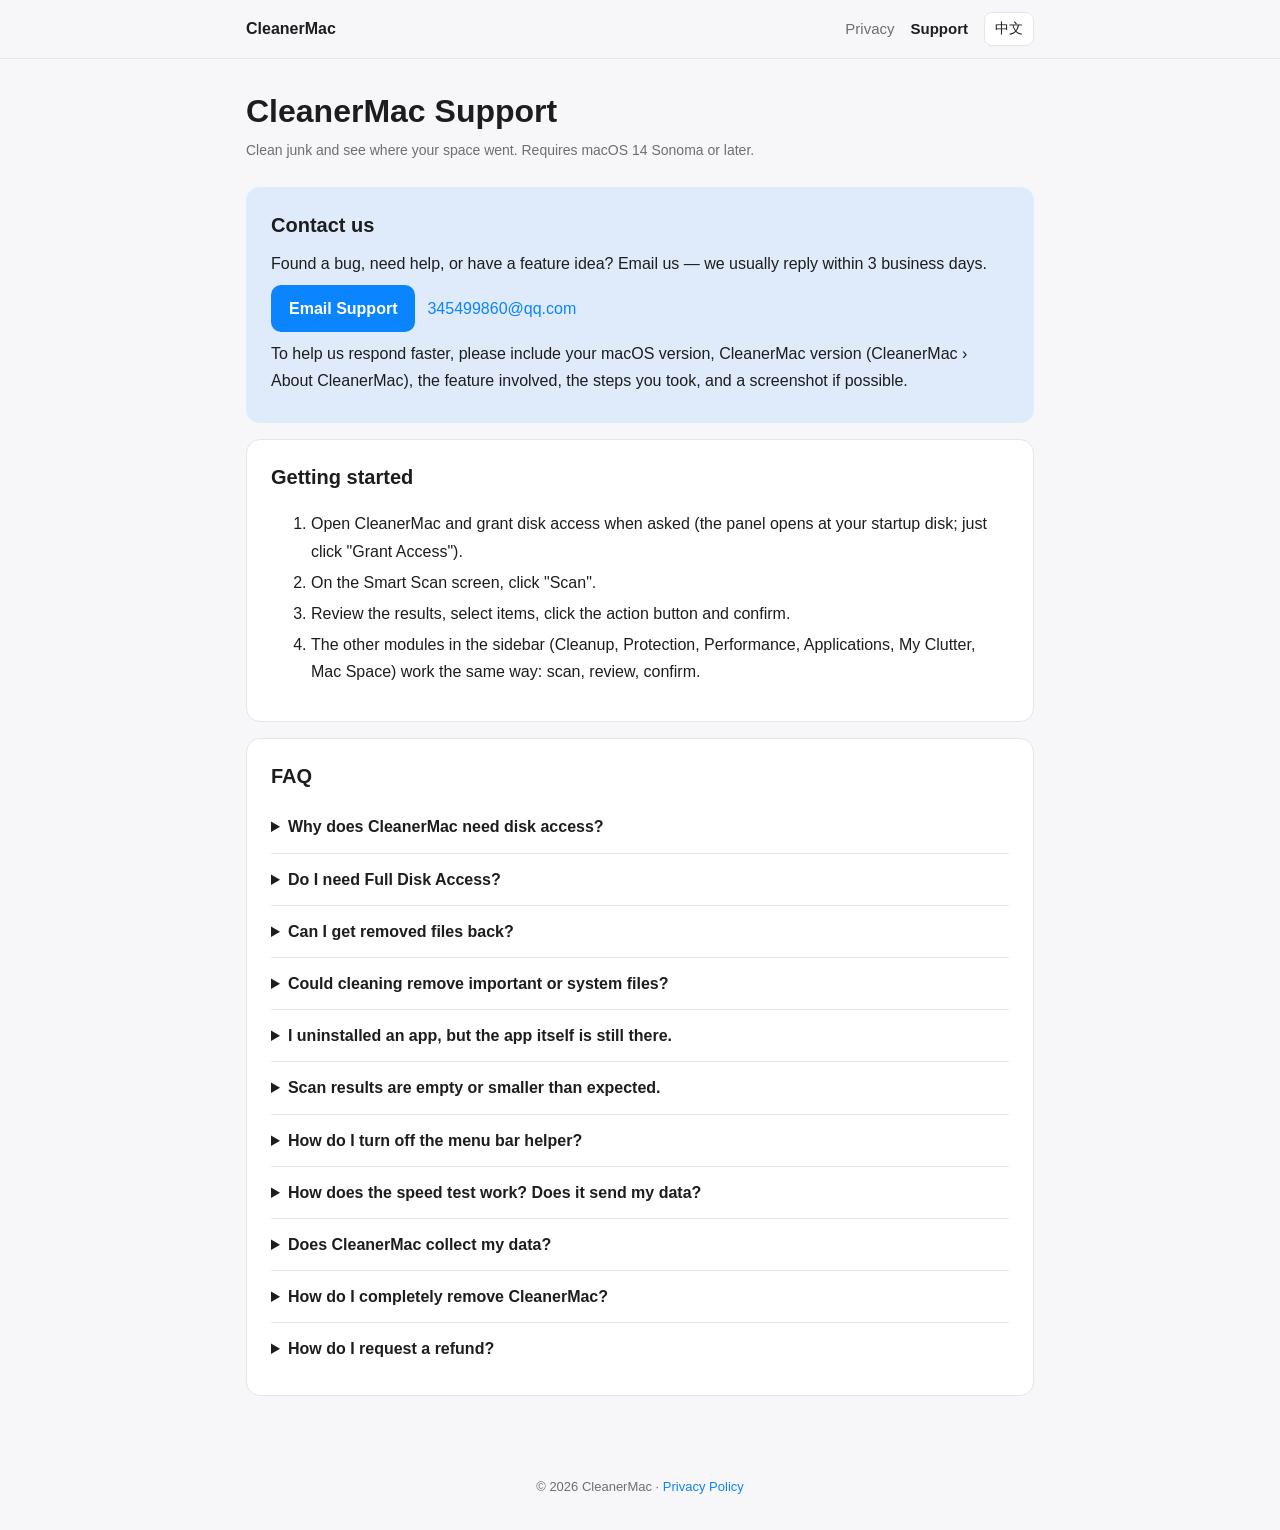
<file: index.html>
<!doctype html>
<html lang="en">
<head>
<meta charset="utf-8">
<meta name="viewport" content="width=device-width, initial-scale=1">
<title>CleanerMac</title>
<meta http-equiv="refresh" content="0; url=support.html">
<link rel="canonical" href="support.html">
</head>
<body><a href="support.html">CleanerMac Support</a></body>
</html>
</file>
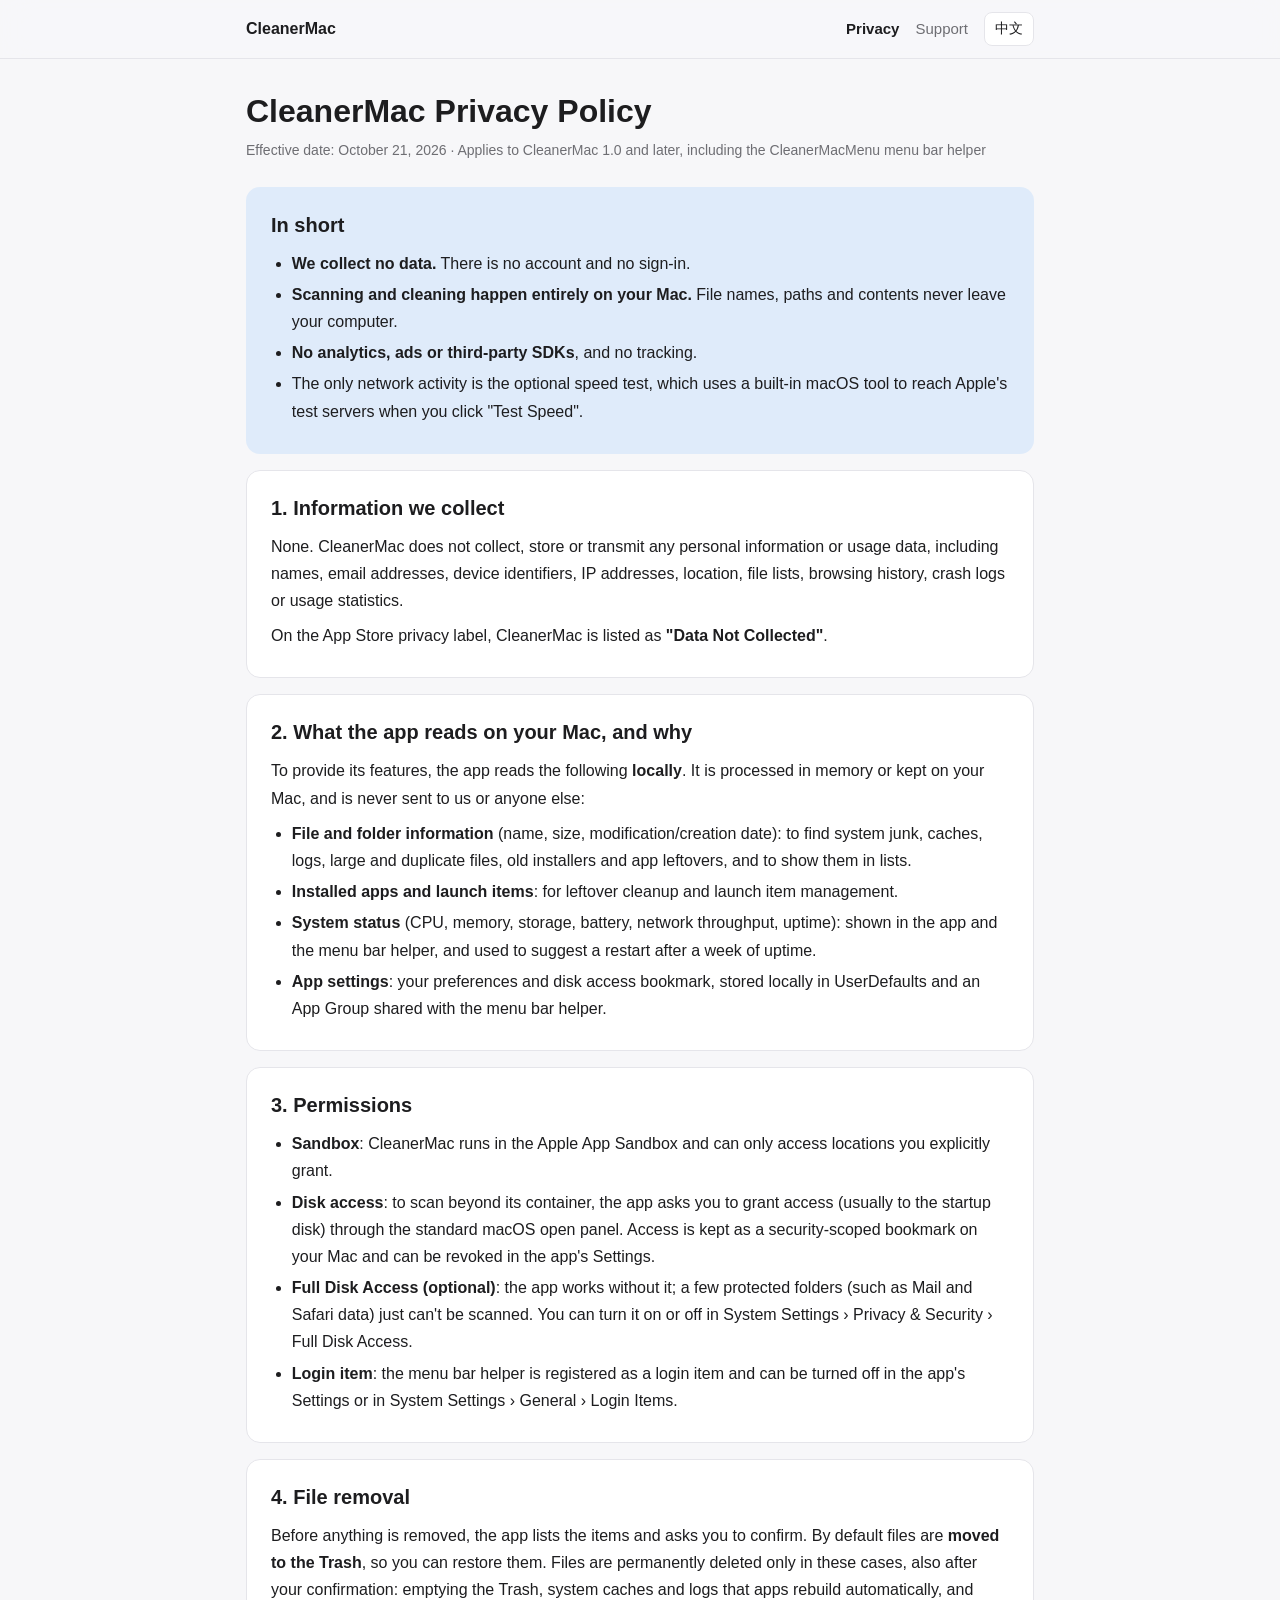
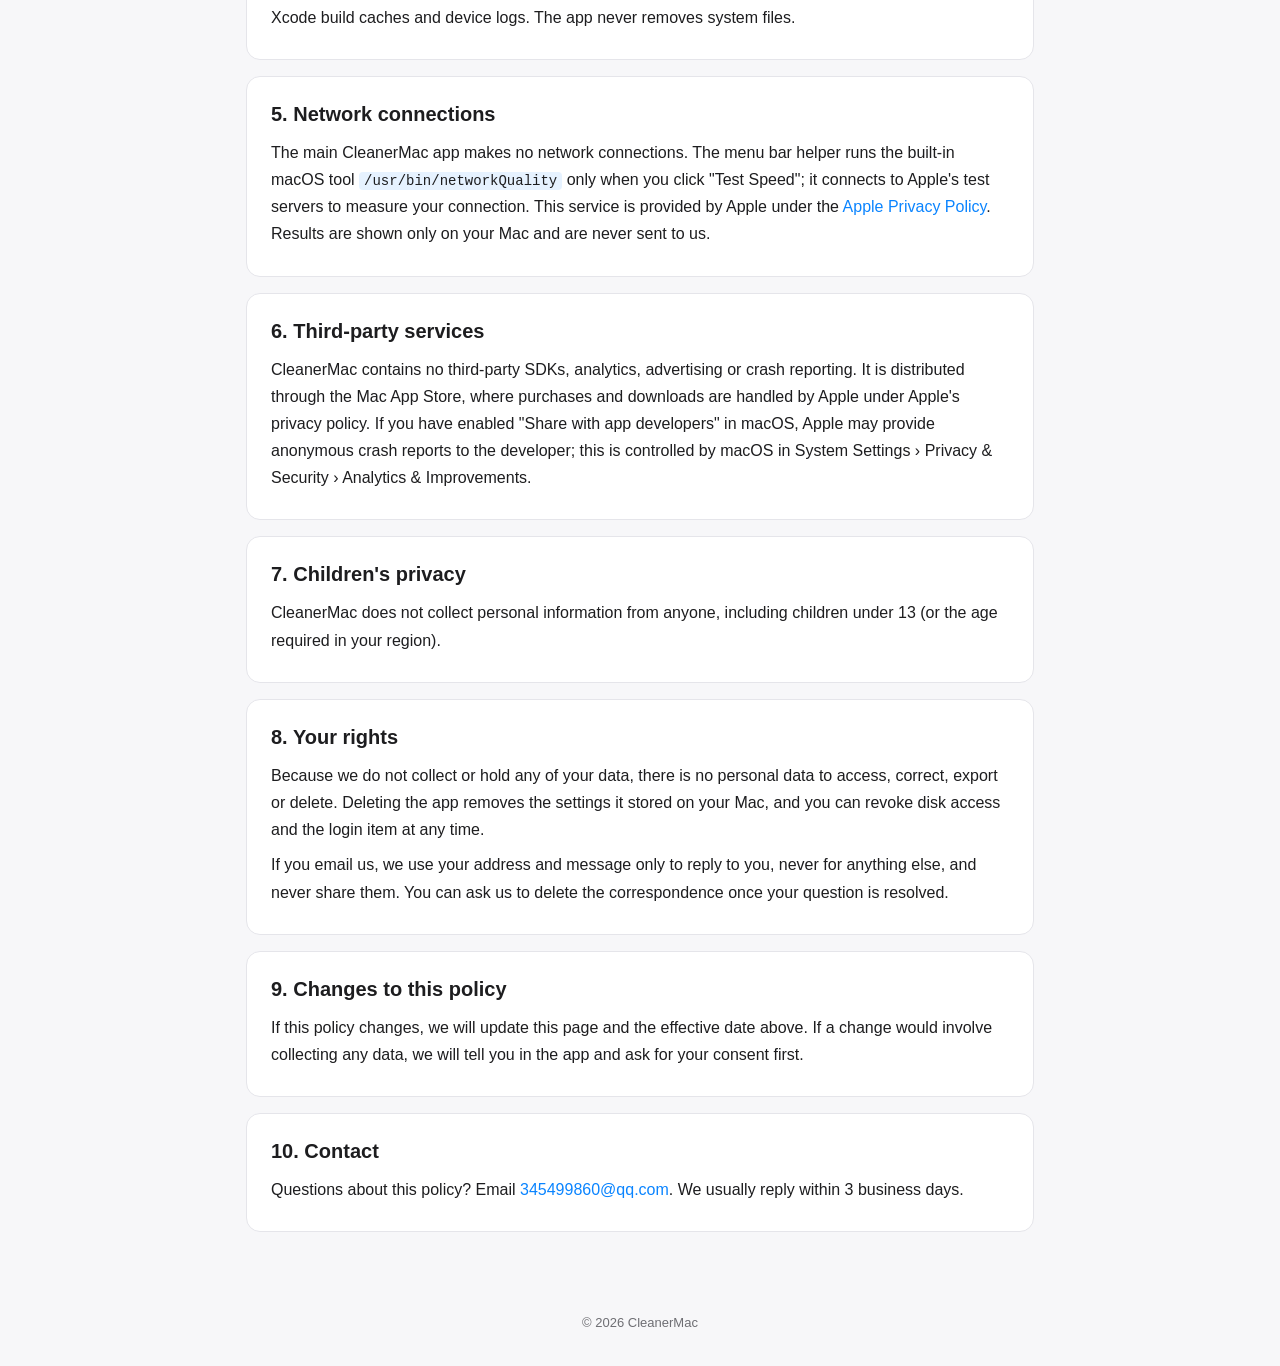
<file: privacy.html>
<!doctype html>
<html lang="zh-Hans">
<head>
<meta charset="utf-8">
<meta name="viewport" content="width=device-width, initial-scale=1">
<title>CleanerMac Privacy Policy · 隐私政策</title>
<meta name="description" content="CleanerMac 不收集、不上传、不追踪任何用户数据。CleanerMac does not collect, transmit or track any user data.">
<link rel="stylesheet" href="style.css">
<script src="lang.js"></script>
</head>
<body>
<header>
  <div class="bar">
    <a class="brand" href="support.html">CleanerMac</a>
    <nav>
      <a class="active" href="privacy.html"><span lang="zh-Hans">隐私政策</span><span lang="en">Privacy</span></a>
      <a href="support.html"><span lang="zh-Hans">技术支持</span><span lang="en">Support</span></a>
    </nav>
    <button class="lang" type="button" aria-label="Switch language"><span lang="zh-Hans">English</span><span lang="en">中文</span></button>
  </div>
</header>

<main>
  <!-- ========== 简体中文 ========== -->
  <article lang="zh-Hans">
    <h1>CleanerMac 隐私政策</h1>
    <p class="meta">生效日期：2026 年 10 月 21 日 · 适用版本：CleanerMac 1.0 及以后版本（含菜单栏助手 CleanerMacMenu）</p>

    <section class="card summary">
      <h2>简要说明</h2>
      <ul>
        <li><strong>我们不收集任何数据。</strong>不需要注册或登录，没有账号体系。</li>
        <li><strong>扫描和清理全部在你的 Mac 上完成</strong>，文件名、路径、文件内容都不会离开你的电脑。</li>
        <li><strong>没有统计分析、广告或任何第三方 SDK</strong>，也不追踪你。</li>
        <li>唯一的联网操作是你主动点「测速」时，由 macOS 自带工具连接 Apple 的测速服务器。</li>
      </ul>
    </section>

    <section class="card">
      <h2>1. 我们收集哪些信息</h2>
      <p>无。CleanerMac 不收集、不存储、不上传任何个人信息或使用数据，包括但不限于：姓名、邮箱、设备标识符、IP 地址、位置、文件列表、浏览记录、崩溃日志或使用统计。</p>
      <p>App Store 的「App 隐私」标签中，CleanerMac 标注为<strong>「未收集数据」</strong>。</p>
    </section>

    <section class="card">
      <h2>2. 应用在本机读取哪些信息，用来做什么</h2>
      <p>为了实现清理和监控功能，应用会在你的 Mac 上<strong>本地</strong>读取以下信息。它们只在内存中处理或保存在本机，不会发送给我们或任何第三方：</p>
      <ul>
        <li><strong>文件和文件夹信息</strong>（名称、大小、修改/创建时间）：用于找出系统垃圾、缓存、日志、大文件、重复文件、旧安装包和应用残留，并在列表中显示。</li>
        <li><strong>已安装的应用和启动项</strong>：用于卸载残留清理和启动项管理。</li>
        <li><strong>系统状态</strong>（CPU、内存、存储空间、电池、网络流量、开机时长）：用于在主程序和菜单栏助手中显示，以及在开机超过一周时建议重启。</li>
        <li><strong>应用设置</strong>：你的偏好设置和磁盘授权书签，保存在本机的 UserDefaults 和 App Group 中，供主程序和菜单栏助手共享。</li>
      </ul>
    </section>

    <section class="card">
      <h2>3. 权限说明</h2>
      <ul>
        <li><strong>沙盒</strong>：CleanerMac 运行在 Apple App 沙盒中，只能访问你明确授权的位置。</li>
        <li><strong>磁盘访问</strong>：需要扫描应用容器以外的内容时，应用会通过系统标准的打开面板请你授权（通常是启动磁盘）。授权以安全书签的形式保存在本机，你可以随时在应用「设置」中撤销。</li>
        <li><strong>完全磁盘访问（可选）</strong>：不授予也能正常使用，只是少数受系统保护的文件夹（如邮件、Safari 数据）无法扫描。你可以在「系统设置 › 隐私与安全性 › 完全磁盘访问」中随时开启或关闭。</li>
        <li><strong>登录项</strong>：菜单栏助手注册为登录项，可在应用设置或「系统设置 › 通用 › 登录项」中关闭。</li>
      </ul>
    </section>

    <section class="card">
      <h2>4. 文件删除</h2>
      <p>清理前，应用都会先列出要处理的项目并请你确认。默认情况下文件会<strong>移到废纸篓</strong>，你可以从废纸篓恢复。只有以下情况会永久删除，并且同样会先经你确认：清空废纸篓、应用会自动重建的系统缓存和日志、Xcode 编译缓存和设备日志。应用不会删除系统文件。</p>
    </section>

    <section class="card">
      <h2>5. 网络连接</h2>
      <p>CleanerMac 主程序不联网。菜单栏助手只有在你点击「测速」时，才会运行 macOS 自带的 <code>/usr/bin/networkQuality</code>，连接 Apple 的测速服务器以测量网速。这一过程由 Apple 提供，适用 <a href="https://www.apple.com/legal/privacy/" target="_blank" rel="noopener">Apple 隐私政策</a>；测速结果只显示在本机，我们不会收到。</p>
    </section>

    <section class="card">
      <h2>6. 第三方服务</h2>
      <p>CleanerMac 不包含任何第三方 SDK、统计分析、广告或崩溃上报服务。应用通过 Mac App Store 分发，购买和下载由 Apple 处理，适用 Apple 的隐私政策。如果你在系统中开启了「与 App 开发者共享」诊断数据，Apple 可能会向开发者提供匿名的崩溃报告，这由 macOS 控制，你可以在「系统设置 › 隐私与安全性 › 分析与改进」中关闭。</p>
    </section>

    <section class="card">
      <h2>7. 儿童隐私</h2>
      <p>CleanerMac 不收集任何人的个人信息，包括 13 岁（或你所在地区规定年龄）以下的儿童。</p>
    </section>

    <section class="card">
      <h2>8. 你的权利</h2>
      <p>由于我们不收集也不持有你的任何数据，没有需要查询、更正、导出或删除的个人数据。删除应用即可清除它在本机保存的设置；你也可以随时撤销磁盘授权和登录项。</p>
      <p>如果你通过邮件联系我们，我们只会用你提供的邮箱和内容来回复你的问题，不会用于其他用途，也不会提供给第三方；问题处理完后你可以要求我们删除往来邮件。</p>
    </section>

    <section class="card">
      <h2>9. 政策更新</h2>
      <p>如本政策有变更，我们会更新本页面并修改上方的生效日期。如果变更涉及开始收集数据，我们会在应用内另行告知并征得你的同意。</p>
    </section>

    <section class="card">
      <h2>10. 联系我们</h2>
      <p>对本隐私政策有任何疑问，请发邮件至 <a href="mailto:345499860@qq.com">345499860@qq.com</a>，我们通常会在 3 个工作日内回复。</p>
    </section>
  </article>

  <!-- ========== English ========== -->
  <article lang="en">
    <h1>CleanerMac Privacy Policy</h1>
    <p class="meta">Effective date: October 21, 2026 · Applies to CleanerMac 1.0 and later, including the CleanerMacMenu menu bar helper</p>

    <section class="card summary">
      <h2>In short</h2>
      <ul>
        <li><strong>We collect no data.</strong> There is no account and no sign-in.</li>
        <li><strong>Scanning and cleaning happen entirely on your Mac.</strong> File names, paths and contents never leave your computer.</li>
        <li><strong>No analytics, ads or third-party SDKs</strong>, and no tracking.</li>
        <li>The only network activity is the optional speed test, which uses a built-in macOS tool to reach Apple's test servers when you click "Test Speed".</li>
      </ul>
    </section>

    <section class="card">
      <h2>1. Information we collect</h2>
      <p>None. CleanerMac does not collect, store or transmit any personal information or usage data, including names, email addresses, device identifiers, IP addresses, location, file lists, browsing history, crash logs or usage statistics.</p>
      <p>On the App Store privacy label, CleanerMac is listed as <strong>"Data Not Collected"</strong>.</p>
    </section>

    <section class="card">
      <h2>2. What the app reads on your Mac, and why</h2>
      <p>To provide its features, the app reads the following <strong>locally</strong>. It is processed in memory or kept on your Mac, and is never sent to us or anyone else:</p>
      <ul>
        <li><strong>File and folder information</strong> (name, size, modification/creation date): to find system junk, caches, logs, large and duplicate files, old installers and app leftovers, and to show them in lists.</li>
        <li><strong>Installed apps and launch items</strong>: for leftover cleanup and launch item management.</li>
        <li><strong>System status</strong> (CPU, memory, storage, battery, network throughput, uptime): shown in the app and the menu bar helper, and used to suggest a restart after a week of uptime.</li>
        <li><strong>App settings</strong>: your preferences and disk access bookmark, stored locally in UserDefaults and an App Group shared with the menu bar helper.</li>
      </ul>
    </section>

    <section class="card">
      <h2>3. Permissions</h2>
      <ul>
        <li><strong>Sandbox</strong>: CleanerMac runs in the Apple App Sandbox and can only access locations you explicitly grant.</li>
        <li><strong>Disk access</strong>: to scan beyond its container, the app asks you to grant access (usually to the startup disk) through the standard macOS open panel. Access is kept as a security-scoped bookmark on your Mac and can be revoked in the app's Settings.</li>
        <li><strong>Full Disk Access (optional)</strong>: the app works without it; a few protected folders (such as Mail and Safari data) just can't be scanned. You can turn it on or off in System Settings › Privacy &amp; Security › Full Disk Access.</li>
        <li><strong>Login item</strong>: the menu bar helper is registered as a login item and can be turned off in the app's Settings or in System Settings › General › Login Items.</li>
      </ul>
    </section>

    <section class="card">
      <h2>4. File removal</h2>
      <p>Before anything is removed, the app lists the items and asks you to confirm. By default files are <strong>moved to the Trash</strong>, so you can restore them. Files are permanently deleted only in these cases, also after your confirmation: emptying the Trash, system caches and logs that apps rebuild automatically, and Xcode build caches and device logs. The app never removes system files.</p>
    </section>

    <section class="card">
      <h2>5. Network connections</h2>
      <p>The main CleanerMac app makes no network connections. The menu bar helper runs the built-in macOS tool <code>/usr/bin/networkQuality</code> only when you click "Test Speed"; it connects to Apple's test servers to measure your connection. This service is provided by Apple under the <a href="https://www.apple.com/legal/privacy/" target="_blank" rel="noopener">Apple Privacy Policy</a>. Results are shown only on your Mac and are never sent to us.</p>
    </section>

    <section class="card">
      <h2>6. Third-party services</h2>
      <p>CleanerMac contains no third-party SDKs, analytics, advertising or crash reporting. It is distributed through the Mac App Store, where purchases and downloads are handled by Apple under Apple's privacy policy. If you have enabled "Share with app developers" in macOS, Apple may provide anonymous crash reports to the developer; this is controlled by macOS in System Settings › Privacy &amp; Security › Analytics &amp; Improvements.</p>
    </section>

    <section class="card">
      <h2>7. Children's privacy</h2>
      <p>CleanerMac does not collect personal information from anyone, including children under 13 (or the age required in your region).</p>
    </section>

    <section class="card">
      <h2>8. Your rights</h2>
      <p>Because we do not collect or hold any of your data, there is no personal data to access, correct, export or delete. Deleting the app removes the settings it stored on your Mac, and you can revoke disk access and the login item at any time.</p>
      <p>If you email us, we use your address and message only to reply to you, never for anything else, and never share them. You can ask us to delete the correspondence once your question is resolved.</p>
    </section>

    <section class="card">
      <h2>9. Changes to this policy</h2>
      <p>If this policy changes, we will update this page and the effective date above. If a change would involve collecting any data, we will tell you in the app and ask for your consent first.</p>
    </section>

    <section class="card">
      <h2>10. Contact</h2>
      <p>Questions about this policy? Email <a href="mailto:345499860@qq.com">345499860@qq.com</a>. We usually reply within 3 business days.</p>
    </section>
  </article>
</main>

<footer>© 2026 CleanerMac</footer>
</body>
</html>
</file>
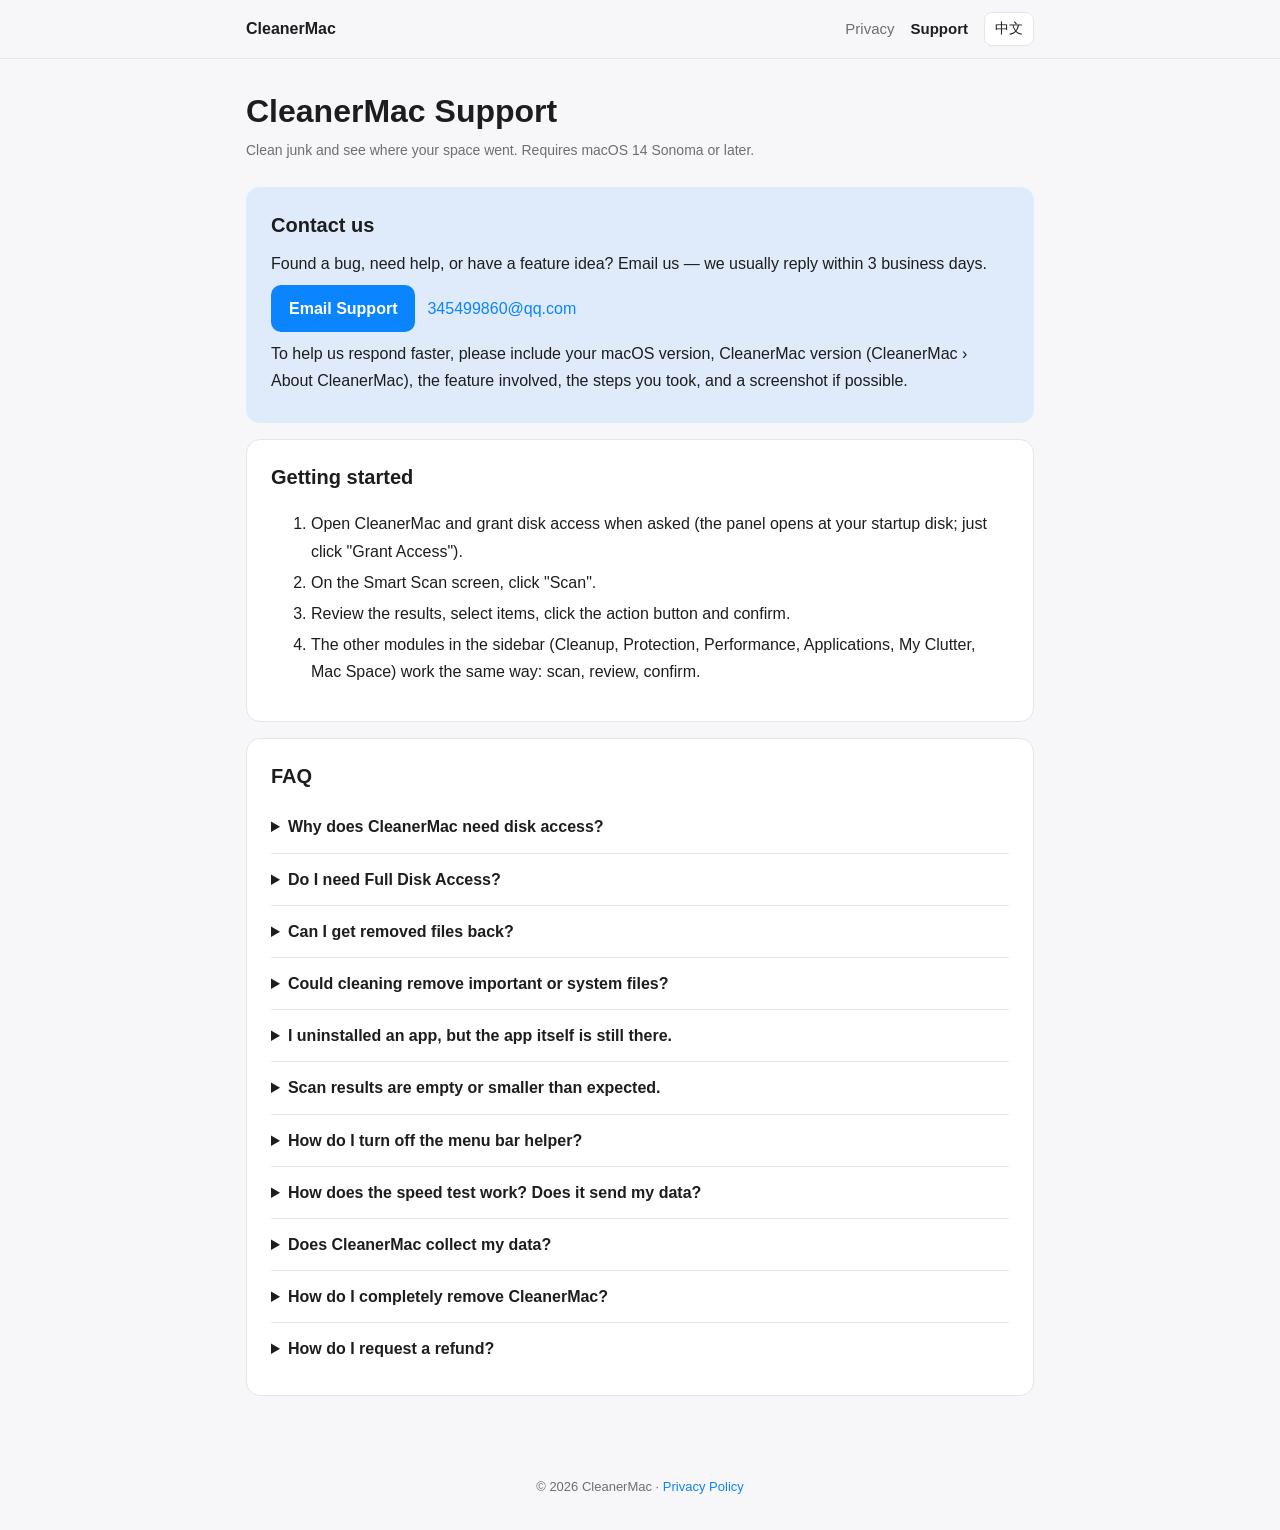
<file: support.html>
<!doctype html>
<html lang="zh-Hans">
<head>
<meta charset="utf-8">
<meta name="viewport" content="width=device-width, initial-scale=1">
<title>CleanerMac Support · 技术支持</title>
<meta name="description" content="CleanerMac 常见问题和联系方式。CleanerMac FAQ and contact.">
<link rel="stylesheet" href="style.css">
<script src="lang.js"></script>
</head>
<body>
<header>
  <div class="bar">
    <a class="brand" href="support.html">CleanerMac</a>
    <nav>
      <a href="privacy.html"><span lang="zh-Hans">隐私政策</span><span lang="en">Privacy</span></a>
      <a class="active" href="support.html"><span lang="zh-Hans">技术支持</span><span lang="en">Support</span></a>
    </nav>
    <button class="lang" type="button" aria-label="Switch language"><span lang="zh-Hans">English</span><span lang="en">中文</span></button>
  </div>
</header>

<main>
  <!-- ========== 简体中文 ========== -->
  <article lang="zh-Hans">
    <h1>CleanerMac 技术支持</h1>
    <p class="meta">一键清理 Mac 垃圾，看清空间去哪了。需要 macOS 14 Sonoma 或更高版本。</p>

    <section class="card summary">
      <h2>联系我们</h2>
      <p>遇到问题、发现 Bug 或有功能建议，欢迎发邮件给我们，通常会在 3 个工作日内回复。</p>
      <div class="contact">
        <a class="btn" href="mailto:345499860@qq.com?subject=CleanerMac%20%E5%8F%8D%E9%A6%88">发送邮件</a>
        <a href="mailto:345499860@qq.com">345499860@qq.com</a>
      </div>
      <p>为了更快解决问题，请在邮件里写上：macOS 版本、CleanerMac 版本（菜单栏 CleanerMac › 关于 CleanerMac）、出问题的功能和操作步骤，有截图更好。</p>
    </section>

    <section class="card">
      <h2>快速上手</h2>
      <ol>
        <li>打开 CleanerMac，按提示授权磁盘访问（打开面板已经定位到启动磁盘，点「授权」即可）。</li>
        <li>在「智能扫描」页点「扫描」。</li>
        <li>查看结果，勾选要处理的项目，点操作按钮并确认。</li>
        <li>侧边栏的清理、防护、性能、应用程序、我的杂物、电脑空间等模块用法相同：扫描、查看、确认。</li>
      </ol>
    </section>

    <section class="card">
      <h2>常见问题</h2>

      <details>
        <summary>为什么要授权磁盘访问？</summary>
        <div><p>CleanerMac 运行在 Apple 沙盒中，默认只能访问自己的容器。授权后才能扫描你电脑里的缓存、日志、大文件和应用残留。授权只保存在本机，可以随时在 CleanerMac「设置」中撤销。</p></div>
      </details>

      <details>
        <summary>需要开启「完全磁盘访问」吗？</summary>
        <div><p>不是必须的。不开启也能正常使用，只是少数受系统保护的文件夹（如邮件、Safari 数据）扫描不到。如需开启：打开「系统设置 › 隐私与安全性 › 完全磁盘访问」，打开 CleanerMac 的开关，然后重新启动 CleanerMac。</p></div>
      </details>

      <details>
        <summary>清理掉的文件还能找回来吗？</summary>
        <div><p>大多数可以。默认情况下文件会移到<strong>废纸篓</strong>：打开访达里的废纸篓，选中文件，右键选「放回原处」即可。</p>
        <p>以下几类会直接永久删除（清理前都会提示并请你确认）：清空废纸篓、应用会自动重建的系统缓存和日志、Xcode 编译缓存和设备日志。这些文件删除后应用会按需重新生成，不影响使用。</p></div>
      </details>

      <details>
        <summary>清理会不会删掉重要文件或系统文件？</summary>
        <div><p>不会删除系统文件。所有清理都会先列出项目让你确认，你可以取消勾选任何不想处理的项目。对于「大文件」「重复文件」「旧文件」这类涉及你个人文件的结果，请逐项确认后再清理。</p></div>
      </details>

      <details>
        <summary>卸载应用后，为什么应用本体还在？</summary>
        <div><p>受 App Store 沙盒限制，CleanerMac 无法删除应用程序本体。卸载功能会清理该应用的残留文件（偏好设置、缓存、支持文件等），应用本体请在访达的「应用程序」文件夹中拖到废纸篓，或在启动台中长按删除。</p></div>
      </details>

      <details>
        <summary>扫描结果为空或比预期少？</summary>
        <div><ul>
          <li>确认已授权磁盘访问：在 CleanerMac「设置」中查看授权状态，必要时重新授权并选择启动磁盘（Macintosh HD）。</li>
          <li>部分位置需要「完全磁盘访问」才能扫描，见上方说明。</li>
          <li>如果刚清理过，垃圾文件少是正常的。</li>
        </ul></div>
      </details>

      <details>
        <summary>如何关闭菜单栏助手？</summary>
        <div><p>在 CleanerMac「设置」中关闭菜单栏助手，或在「系统设置 › 通用 › 登录项」中关闭 CleanerMacMenu。关闭后它会退出，下次开机也不会自动启动。</p></div>
      </details>

      <details>
        <summary>网络测速是怎么工作的？会上传我的数据吗？</summary>
        <div><p>只有你在菜单栏助手里点「测速」时，才会运行 macOS 自带的 <code>networkQuality</code> 工具，连接 Apple 的测速服务器。测速结果只显示在本机，CleanerMac 不会上传任何数据。如果测速失败，请检查网络连接，或稍后再试。</p></div>
      </details>

      <details>
        <summary>CleanerMac 会收集我的数据吗？</summary>
        <div><p>不会。没有账号、没有统计分析和第三方 SDK，扫描和清理全部在本机完成。详见<a href="privacy.html">隐私政策</a>。</p></div>
      </details>

      <details>
        <summary>如何完全移除 CleanerMac？</summary>
        <div><ol>
          <li>在 CleanerMac「设置」中关闭菜单栏助手。</li>
          <li>退出 CleanerMac，在访达「应用程序」中把 CleanerMac 拖到废纸篓。</li>
          <li>如需同时清除设置，可删除 <code>~/Library/Containers/com.claenmac.sweep</code>、<code>~/Library/Containers/com.claenmac.sweep.menu</code> 和 <code>~/Library/Group Containers/group.com.claenmac.sweep</code>。</li>
        </ol></div>
      </details>

      <details>
        <summary>如何申请退款？</summary>
        <div><p>App Store 的购买由 Apple 处理，请访问 <a href="https://reportaproblem.apple.com" target="_blank" rel="noopener">reportaproblem.apple.com</a> 申请退款。</p></div>
      </details>
    </section>
  </article>

  <!-- ========== English ========== -->
  <article lang="en">
    <h1>CleanerMac Support</h1>
    <p class="meta">Clean junk and see where your space went. Requires macOS 14 Sonoma or later.</p>

    <section class="card summary">
      <h2>Contact us</h2>
      <p>Found a bug, need help, or have a feature idea? Email us — we usually reply within 3 business days.</p>
      <div class="contact">
        <a class="btn" href="mailto:345499860@qq.com?subject=CleanerMac%20Support">Email Support</a>
        <a href="mailto:345499860@qq.com">345499860@qq.com</a>
      </div>
      <p>To help us respond faster, please include your macOS version, CleanerMac version (CleanerMac › About CleanerMac), the feature involved, the steps you took, and a screenshot if possible.</p>
    </section>

    <section class="card">
      <h2>Getting started</h2>
      <ol>
        <li>Open CleanerMac and grant disk access when asked (the panel opens at your startup disk; just click "Grant Access").</li>
        <li>On the Smart Scan screen, click "Scan".</li>
        <li>Review the results, select items, click the action button and confirm.</li>
        <li>The other modules in the sidebar (Cleanup, Protection, Performance, Applications, My Clutter, Mac Space) work the same way: scan, review, confirm.</li>
      </ol>
    </section>

    <section class="card">
      <h2>FAQ</h2>

      <details>
        <summary>Why does CleanerMac need disk access?</summary>
        <div><p>CleanerMac runs in the Apple App Sandbox and can only see its own container by default. Granting access lets it scan caches, logs, large files and app leftovers on your Mac. Access is stored only on your Mac and can be revoked any time in CleanerMac Settings.</p></div>
      </details>

      <details>
        <summary>Do I need Full Disk Access?</summary>
        <div><p>No. The app works without it; only a few protected folders (such as Mail and Safari data) can't be scanned. To enable it, open System Settings › Privacy &amp; Security › Full Disk Access, turn on CleanerMac, then restart CleanerMac.</p></div>
      </details>

      <details>
        <summary>Can I get removed files back?</summary>
        <div><p>Usually, yes. By default files are moved to the <strong>Trash</strong>: open the Trash in Finder, select the files, right-click and choose "Put Back".</p>
        <p>These are deleted permanently (you're always told and asked to confirm first): emptying the Trash, system caches and logs that apps rebuild automatically, and Xcode build caches and device logs. Apps regenerate these as needed.</p></div>
      </details>

      <details>
        <summary>Could cleaning remove important or system files?</summary>
        <div><p>CleanerMac never removes system files. Every cleanup lists the items first, and you can deselect anything you want to keep. For results that involve your own files — large, duplicate or old files — please review each item before removing it.</p></div>
      </details>

      <details>
        <summary>I uninstalled an app, but the app itself is still there.</summary>
        <div><p>Because of the App Store sandbox, CleanerMac can't delete application bundles. The uninstaller removes the app's leftovers (preferences, caches, support files); please drag the app itself from the Applications folder to the Trash in Finder.</p></div>
      </details>

      <details>
        <summary>Scan results are empty or smaller than expected.</summary>
        <div><ul>
          <li>Make sure disk access is granted: check its status in CleanerMac Settings, and grant it again for your startup disk (Macintosh HD) if needed.</li>
          <li>Some locations require Full Disk Access (see above).</li>
          <li>If you cleaned recently, finding little junk is normal.</li>
        </ul></div>
      </details>

      <details>
        <summary>How do I turn off the menu bar helper?</summary>
        <div><p>Turn it off in CleanerMac Settings, or switch off CleanerMacMenu in System Settings › General › Login Items. It quits right away and won't start at login.</p></div>
      </details>

      <details>
        <summary>How does the speed test work? Does it send my data?</summary>
        <div><p>Only when you click "Test Speed" in the menu bar helper, it runs the built-in macOS tool <code>networkQuality</code>, which connects to Apple's test servers. Results stay on your Mac; CleanerMac sends no data. If the test fails, check your connection and try again later.</p></div>
      </details>

      <details>
        <summary>Does CleanerMac collect my data?</summary>
        <div><p>No. There's no account, no analytics and no third-party SDKs; scanning and cleaning happen entirely on your Mac. See the <a href="privacy.html">Privacy Policy</a>.</p></div>
      </details>

      <details>
        <summary>How do I completely remove CleanerMac?</summary>
        <div><ol>
          <li>Turn off the menu bar helper in CleanerMac Settings.</li>
          <li>Quit CleanerMac and drag it from Applications to the Trash.</li>
          <li>To remove its settings too, delete <code>~/Library/Containers/com.claenmac.sweep</code>, <code>~/Library/Containers/com.claenmac.sweep.menu</code> and <code>~/Library/Group Containers/group.com.claenmac.sweep</code>.</li>
        </ol></div>
      </details>

      <details>
        <summary>How do I request a refund?</summary>
        <div><p>App Store purchases are handled by Apple. Visit <a href="https://reportaproblem.apple.com" target="_blank" rel="noopener">reportaproblem.apple.com</a> to request a refund.</p></div>
      </details>
    </section>
  </article>
</main>

<footer>© 2026 CleanerMac · <a href="privacy.html"><span lang="zh-Hans">隐私政策</span><span lang="en">Privacy Policy</span></a></footer>
</body>
</html>
</file>
<file: style.css>
:root {
  --bg: #f7f7f9;
  --card: #ffffff;
  --text: #1d1d1f;
  --muted: #6e6e73;
  --line: #e5e5ea;
  --accent: #0a84ff;
  --accent-soft: rgba(10, 132, 255, 0.1);
}
@media (prefers-color-scheme: dark) {
  :root {
    --bg: #111113;
    --card: #1c1c1e;
    --text: #f5f5f7;
    --muted: #a1a1a6;
    --line: #2c2c2e;
    --accent: #409cff;
    --accent-soft: rgba(64, 156, 255, 0.15);
  }
}
* { box-sizing: border-box; }
html { -webkit-text-size-adjust: 100%; }
body {
  margin: 0;
  background: var(--bg);
  color: var(--text);
  font: 16px/1.7 -apple-system, BlinkMacSystemFont, "SF Pro Text", "PingFang SC", "Hiragino Sans GB", "Helvetica Neue", Arial, sans-serif;
}
a { color: var(--accent); text-decoration: none; }
a:hover { text-decoration: underline; }

header {
  position: sticky; top: 0; z-index: 10;
  background: color-mix(in srgb, var(--bg) 85%, transparent);
  backdrop-filter: saturate(180%) blur(16px);
  -webkit-backdrop-filter: saturate(180%) blur(16px);
  border-bottom: 1px solid var(--line);
}
.bar {
  max-width: 820px; margin: 0 auto; padding: 12px 16px;
  display: flex; align-items: center; gap: 16px; flex-wrap: wrap;
}
.brand { font-weight: 600; color: var(--text); margin-right: auto; }
.bar nav a { color: var(--muted); font-size: 15px; }
.bar nav a.active { color: var(--text); font-weight: 600; }
.bar nav { display: flex; gap: 16px; }
.lang {
  border: 1px solid var(--line); background: var(--card); color: var(--text);
  border-radius: 8px; padding: 4px 10px; font: inherit; font-size: 14px; cursor: pointer;
}

main { max-width: 820px; margin: 0 auto; padding: 32px 16px 64px; }
h1 { font-size: 32px; line-height: 1.25; margin: 0 0 8px; }
.meta { color: var(--muted); font-size: 14px; margin: 0 0 24px; }
.card {
  background: var(--card); border: 1px solid var(--line); border-radius: 14px;
  padding: 20px 24px; margin: 16px 0;
}
.summary { background: var(--accent-soft); border-color: transparent; }
h2 { font-size: 20px; margin: 0 0 8px; }
h3 { font-size: 17px; margin: 20px 0 4px; }
p { margin: 8px 0; }
ul { padding-left: 1.3em; margin: 8px 0; }
li { margin: 4px 0; }
code { font: 14px ui-monospace, SFMono-Regular, Menlo, monospace; background: var(--accent-soft); padding: 1px 5px; border-radius: 4px; }

details { border-top: 1px solid var(--line); padding: 12px 0; }
details:first-of-type { border-top: 0; }
summary { cursor: pointer; font-weight: 600; }
details > div { padding-top: 6px; color: var(--text); }

.contact { display: flex; flex-wrap: wrap; gap: 12px; align-items: center; }
.btn {
  display: inline-block; background: var(--accent); color: #fff; border-radius: 10px;
  padding: 10px 18px; font-weight: 600;
}
.btn:hover { text-decoration: none; opacity: 0.9; }

footer { color: var(--muted); font-size: 13px; text-align: center; padding: 0 16px 32px; }

/* 语言切换：只显示当前语言 */
html[lang="zh-Hans"] [lang="en"],
html[lang="en"] [lang="zh-Hans"] { display: none; }
</file>
